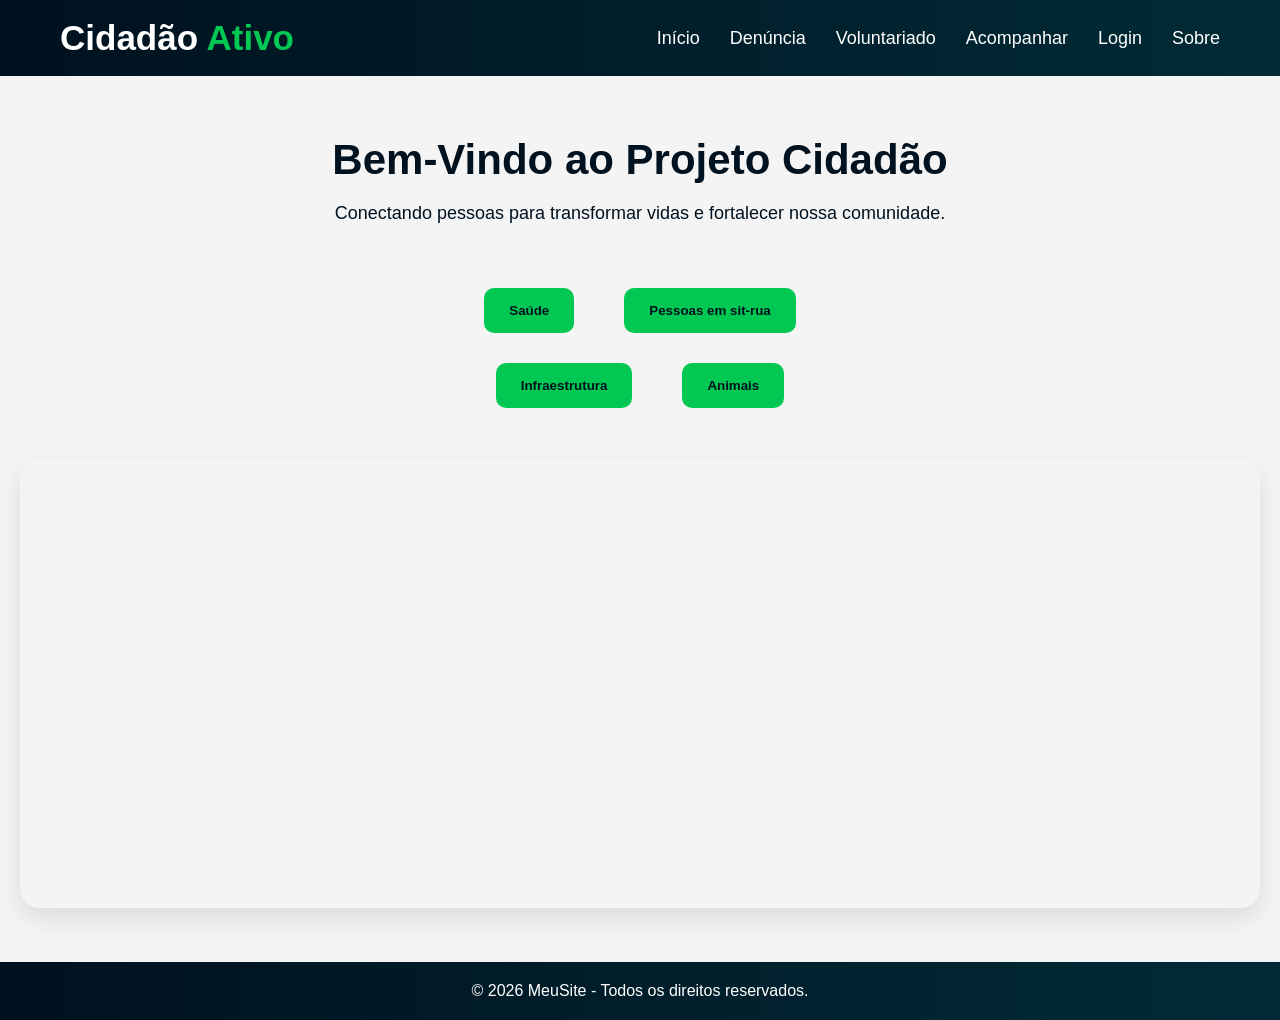
<file: index.html>
<!DOCTYPE html>
<html lang="pt-br">
<head>
    <meta charset="UTF-8">
    <meta name="viewport" content="width=device-width, initial-scale=1.0">
    <title>Projeto Cidadão</title>

    <link rel="stylesheet" href="css/global.css">
    <link rel="stylesheet" href="css/home.css">
</head>
<body>

    <header>
        <h1>Cidadão <span>Ativo</span></h1>

        <nav>
            <a href="index.html">Início</a>
            <a href="denuncia-principal.html">Denúncia</a>
            <a href="voluntariado-saude.html">Voluntariado</a>
            <a href="cadastro.html">Acompanhar</a>
            <a href="login.html">Login</a>
            <a href="sobre.html">Sobre</a>
        </nav>
    </header>

     <div class="bem-vindo">
              <h2>Bem-Vindo ao Projeto Cidadão</h2>
              <p>Conectando pessoas para transformar vidas e fortalecer nossa comunidade.</p>
            </div>

    <div class="btn-cima">
        <a href="saude.html">
            <button class="btn">Saúde</button>
        </a>

        <a href="urbano.html">
            <button class="btn">Pessoas em sit-rua</button>
        </a>
    </div>

    <div class="btn-baixo">
        <a href="Infraestrutura.html">
            <button class="btn">Infraestrutura</button>
        </a>

        <a href="Voluntariado-Animais.html">
            <button class="btn">Animais</button>
        </a>
    </div>


    <div class="mapa">
        <iframe
           src="https://maps.google.com/maps?q=Brasilia%20DF&t=&z=12&ie=UTF8&iwloc=&output=embed"
           width="100%"
           height="450"
           style="border:0;"
           allowfullscreen=""
           loading="lazy">
        </iframe>
    </div>

    <footer>
        <p>&copy; 2026 MeuSite - Todos os direitos reservados.</p>
    </footer>

    
</body>
</html>
</file>
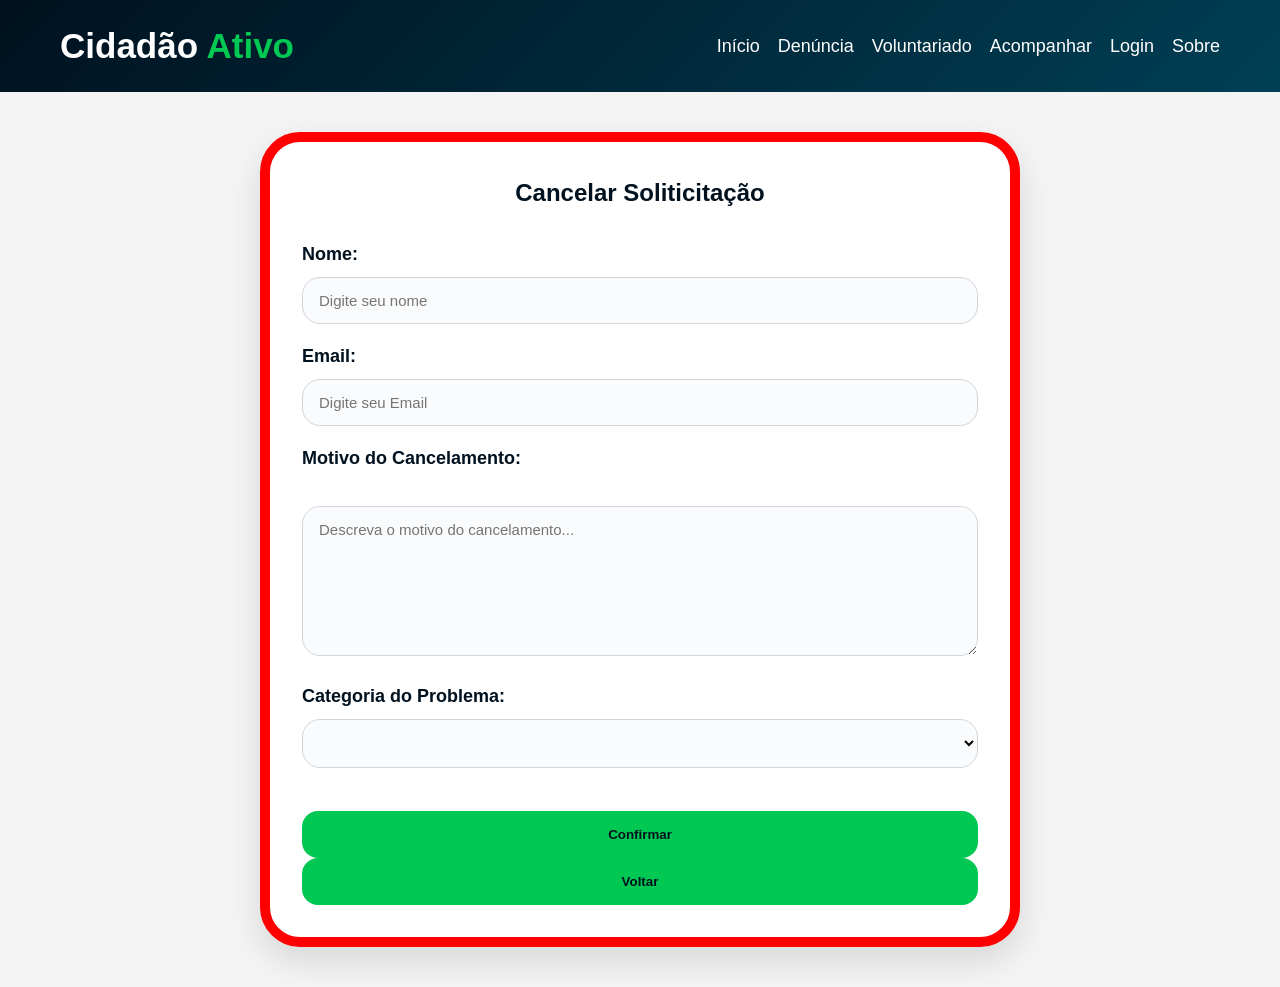
<file: cancelar.html>
<!DOCTYPE html>
<html lang="pt-br">
<head>
    <meta charset="UTF-8">
    <meta name="viewport" content="width=device-width, initial-scale=1.0">
    <title>Denúncia</title>
    <link rel="stylesheet" href="css/cancelar.css">
</head>
<body>
    <header>
        <h1>Cidadão <span>Ativo</span></h1>
 <nav>
            <a href="index.html">Início</a>
            <a href="denuncia-principal.html">Denúncia</a>
            <a href="voluntariado-principal.html">Voluntariado</a>
            <a href="cadastro.html">Acompanhar</a>
            <a href="login.html">Login</a>
            <a href="sobre.html">Sobre</a>
        </nav>
        
    </header>
    <div class="container formulario_border">
    <form class="formulario" action="https://formsubmit.co/lucascordeirosoares972@gmail.com" method="POST">
    <input type="hidden" name="_subject" value="Nova denúncia - Cidadão Ativo">
    <input type="hidden" name="_captcha" value="false">
        <fieldset class="grupo">

    <h2>Cancelar Soliticitação</h2>
    <label for="nome">Nome: </label>
    <input type="text" id="nome" name="nome" placeholder="Digite seu nome" required> <br> 

    <label for="email">Email: </label>
    <input type="email" id="email" name="email" placeholder="Digite seu Email" required> <br> 
    
    <label for="obs">Motivo do Cancelamento:</label>
    <br>
    <textarea id="obs" name="observacoes" rows="5" cols="40" placeholder="Descreva o motivo do cancelamento..."></textarea  >
    <br>


    <label for="categoria">Categoria do Problema: </label> 
    <select name="categoria" id="categoria">
        <option value="" disabled selected></option>
        <option value="Saúde">Saúde</option>
        <option value="Situação de Rua">Situação de Rua</option>
        <option value="Animais">Animais</option>
        <option value="Infraestrutura">Infraestrutura</option>
    </select>  <br>

    <br>

    <button type="submit">Confirmar</button>
    

    <a href="infraestrutura.html">
    <button type="button">Voltar</button> </a>
        </fieldset>
    </form>
</div>




</body>
</html>
</file>
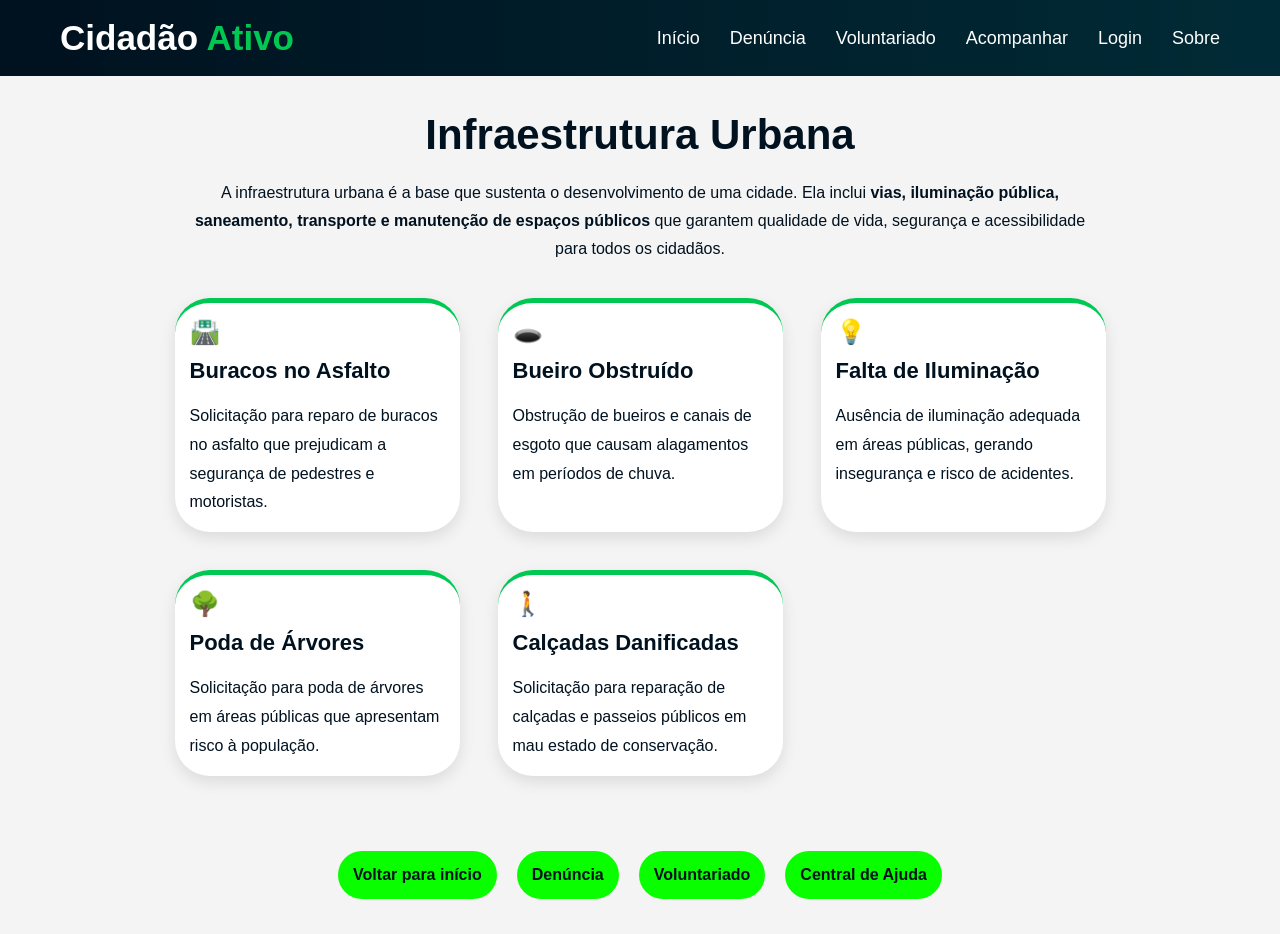
<file: Infraestrutura.html>
<!DOCTYPE html>
<html lang="pt-br">
<head>
    <meta charset="UTF-8">
    <meta name="viewport" content="width=device-width, initial-scale=1.0">
    <title>Cidadão ativo</title>

    <link rel="stylesheet" href="css/global.css">
    <link rel="stylesheet" href="css/infraestrutura.css">
</head>
<body>    

    <header>
        <h1>Cidadão <span>Ativo</span></h1>

        <nav>
            <a href="index.html">Início</a>
            <a href="denuncia-principal.html">Denúncia</a>
            <a href="voluntariado-principal.html">Voluntariado</a>
            <a href="cadastro.html">Acompanhar</a>
            <a href="login.html">Login</a>
            <a href="sobre.html">Sobre</a>
        </nav>
    </header>

    <main>
        <section class="hero-infraestrutura">
            <h2>Infraestrutura Urbana</h2>

            <p>
                A infraestrutura urbana é a base que sustenta o desenvolvimento de uma cidade. Ela inclui <strong>vias, iluminação pública, saneamento, transporte e manutenção de espaços públicos</strong> que garantem qualidade de vida, segurança e acessibilidade para todos os cidadãos.
            </p>
        </section>

        <section class="container-problemas">
            <div class="cards-grid">
            
         <div class="card-problema">
            <div class="card-icone">🛣️</div>
            <h3>Buracos no Asfalto</h3>
            <p>Solicitação para reparo de buracos no asfalto que prejudicam a segurança de pedestres e motoristas.</p>
         </div>

         <div class="card-problema">
            <div class="card-icone">🕳️</div>
            <h3>Bueiro Obstruído</h3>
            <p>Obstrução de bueiros e canais de esgoto que causam alagamentos em períodos de chuva.</p>
         </div>
         <div class="card-problema">
            <div class="card-icone">💡</div>
            <h3>Falta de Iluminação</h3>
            <p>Ausência de iluminação adequada em áreas públicas, gerando insegurança e risco de acidentes.</p>
         </div>
        <div class="card-problema">
            <div class="card-icone">🌳</div>
            <h3>Poda de Árvores</h3>
            <p>Solicitação para poda de árvores em áreas públicas que apresentam risco à população.</p>
         </div>

         <div class="card-problema">
            <div class="card-icone">🚶</div>
            <h3>Calçadas Danificadas</h3>
            <p>Solicitação para reparação de calçadas e passeios públicos em mau estado de conservação.</p>
         </div>
    
    </div>
</section>

     <div class="botoes-acoes">
            <a href="index.html" class="btn">Voltar para início</a>
            <a href="denuncia.infraestrutura.html" class="btn">Denúncia</a>
            <a href="voluntariado.infraestrutura.html" class="btn">Voluntariado</a>
            <a href="centralajuda.html" class="btn">Central de Ajuda</a>
        </div>
    </main>

</body>
</html>
</file>
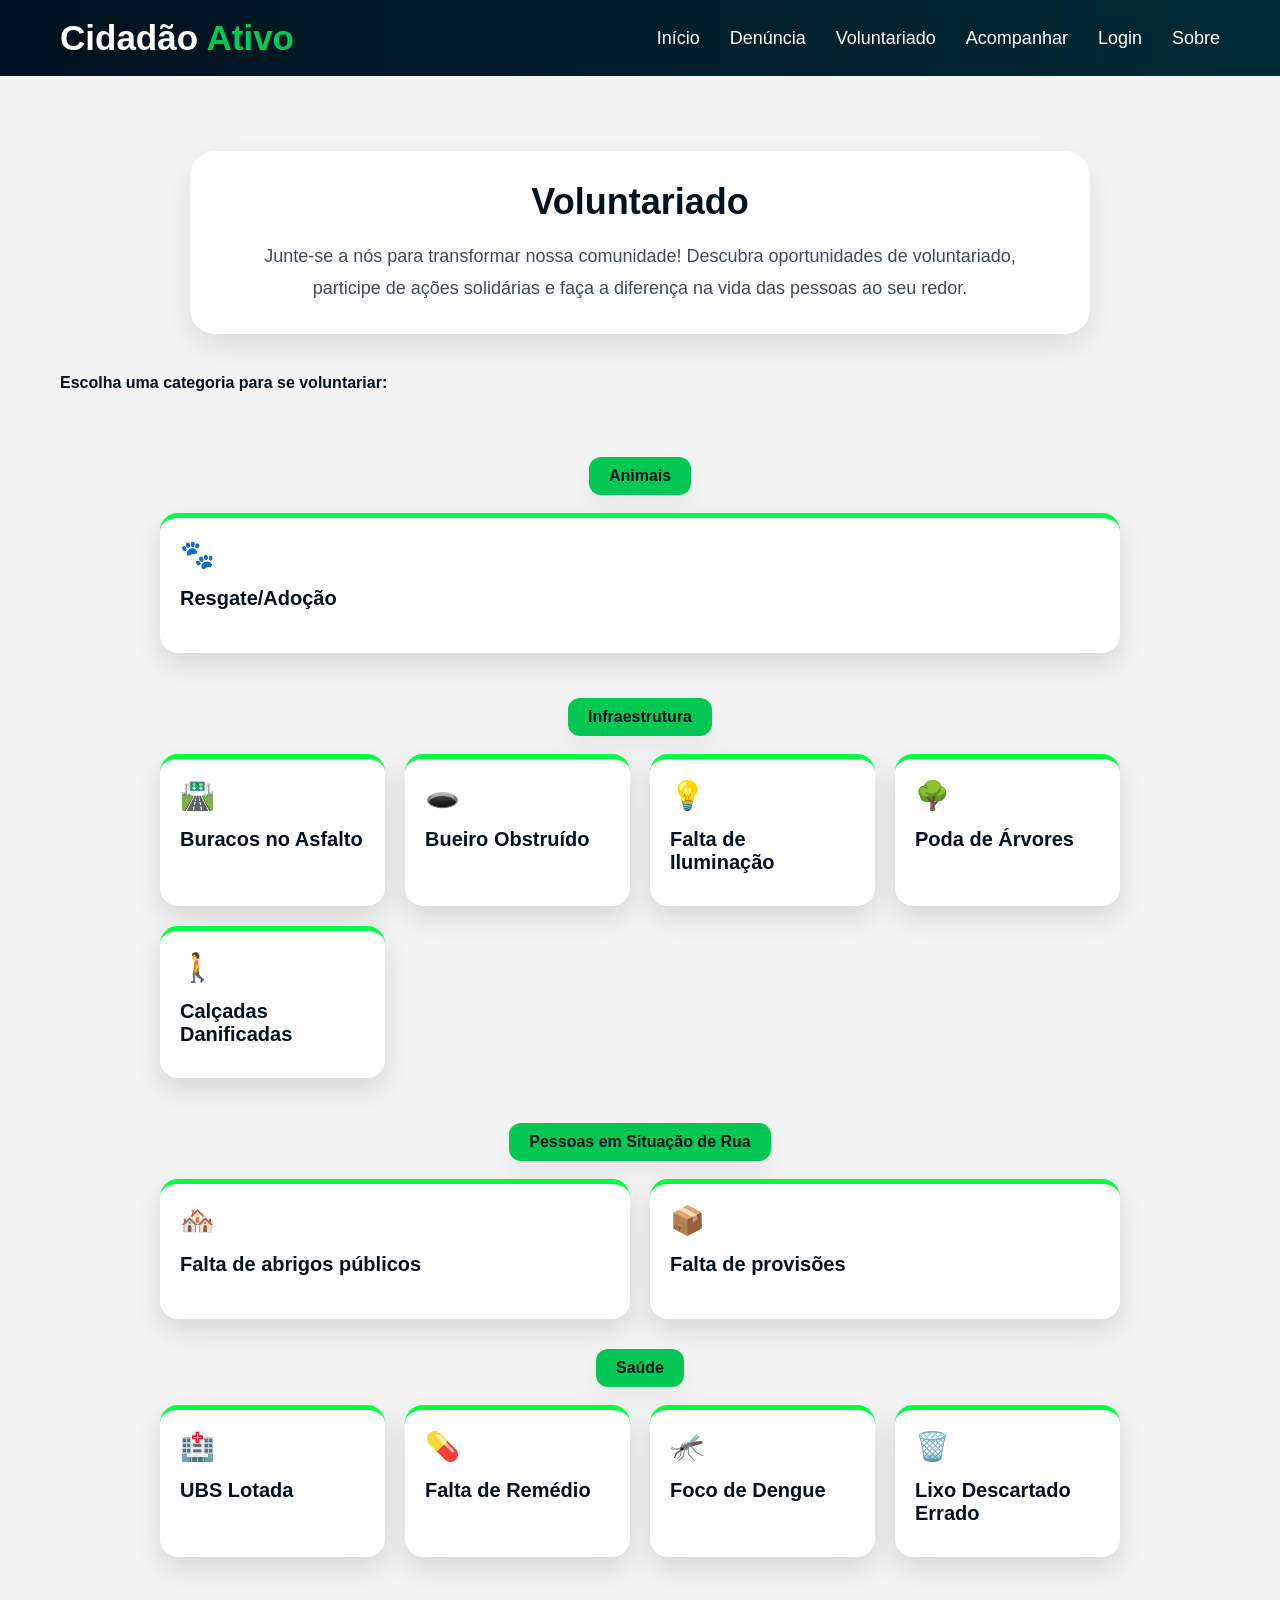
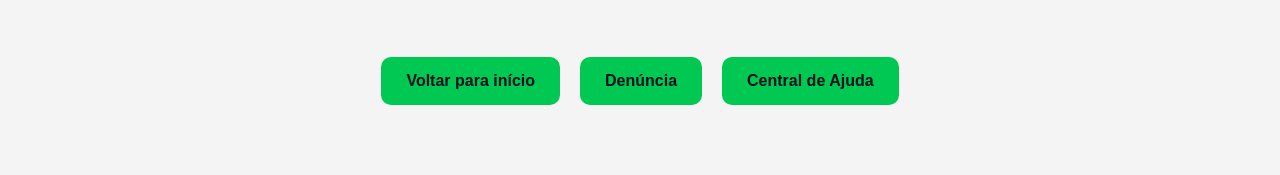
<file: voluntariado-principal.html>
<!--TODO: 1 - LINKAR CSS E IMG
        2 - NAVBAR
        3 - LEMBRAR H1..., P, MAIN, SECTION 
        4 - CARDS DE PROBLEMAS COM DIV (HERO NO CSS)
        5 - BOTÕES DO FINAL
        6 - LINKAR LINKAR -->
<!DOCTYPE html>
<html lang="pt-br">
<head>
    <meta charset="UTF-8">
    <meta name="viewport" content="width=device-width, initial-scale=1.0">
    <title>Voluntariado</title>

    <link rel="stylesheet" href="css/global.css">
    <link rel="stylesheet" href="css/voluntariado.css">
</head>
<body>
    <header>
        <h1>Cidadão <span>Ativo</span></h1>

   <nav>
   <a href="index.html">Início</a>
   <a href="denuncia-saude.html">Denúncia</a>
   <a href="voluntariado-principal.html">Voluntariado</a>
   <a href="cadastro.html">Acompanhar</a>
   <a href="login.html">Login</a>
   <a href="sobre.html">Sobre</a>
   </nav>
    </header>
     <main>
     <div class="hero-voluntariado">

              <h2>Voluntariado</h2>
              <p>Junte-se a nós para transformar nossa comunidade! Descubra oportunidades de voluntariado, participe de ações solidárias e faça a diferença na vida das pessoas ao seu redor.</p>
            </div>
    <h4 class="subtitulo">Escolha uma categoria para se voluntariar:</h4>
    <main>
        <section class="container-problemas">
            <div class="category-header">
                <a href="voluntariado.animais.html" class="category-btn">Animais</a>
            </div>
            <div class="cards-grid">
                <div class="card-problema">
                    <div class="card-icone">🐾</div>
                    <h3>Resgate/Adoção</h3>
                </div>
            </div>
        </section>

        <section class="container-problemas">
            <div class="category-header">
                <a href="voluntariado.infraestrutura.html" class="category-btn">Infraestrutura</a>
            </div>
            <div class="cards-grid">
                <div class="card-problema">
                    <div class="card-icone">🛣️</div>
                    <h3>Buracos no Asfalto</h3>
                </div>
                <div class="card-problema">
                    <div class="card-icone">🕳️</div>
                    <h3>Bueiro Obstruído</h3>
                </div>
                <div class="card-problema">
                    <div class="card-icone">💡</div>
                    <h3>Falta de Iluminação</h3>
                </div>
                <div class="card-problema">
                    <div class="card-icone">🌳</div>
                    <h3>Poda de Árvores</h3>
                </div>
                <div class="card-problema">
                    <div class="card-icone">🚶</div>
                    <h3>Calçadas Danificadas</h3>
                </div>
            </div>
        </section>

        <section class="container-problemas">
            <div class="category-header">
                <a href="voluntariado.pessoassitrua.html" class="category-btn">Pessoas em Situação de Rua</a>
            </div>
            <div class="cards-grid">
                <div class="card-problema">
                    <div class="card-icone">🏘️​</div>
                    <h3>Falta de abrigos públicos</h3>
                </div>
                <div class="card-problema">
                    <div class="card-icone">📦</div>
                    <h3>Falta de provisões</h3>
                </div>
            </div>
             <section class="container-problemas">
         <div class="category-header">
                <a href="voluntariado.saude.html" class="category-btn">Saúde</a>
        </div>
         <div class="cards-grid">
            <div class="card-problema">
                <div class="card-icone">🏥</div>
                    <h3>UBS Lotada</h3>
        </div>
         <div class="card-problema">
            <div class="card-icone">💊</div>
            <h3>Falta de Remédio</h3>
        </div>
         <div class="card-problema">
             <div class="card-icone">🦟</div>
                <h3>Foco de Dengue</h3>
        </div>
            <div class="card-problema">
                 <div class="card-icone">🗑️</div>
                 <h3>Lixo Descartado Errado</h3>

        </section>
        </section>
         <div class="botoes-acoes">
            <a href="index.html" class="btn">Voltar para início</a>
            <a href="denuncia.infraestrutura.html" class="btn">Denúncia</a>
            <a href="centralajuda.html" class="btn">Central de Ajuda</a>
        </div>
    </main>

</body>
</html>
</file>
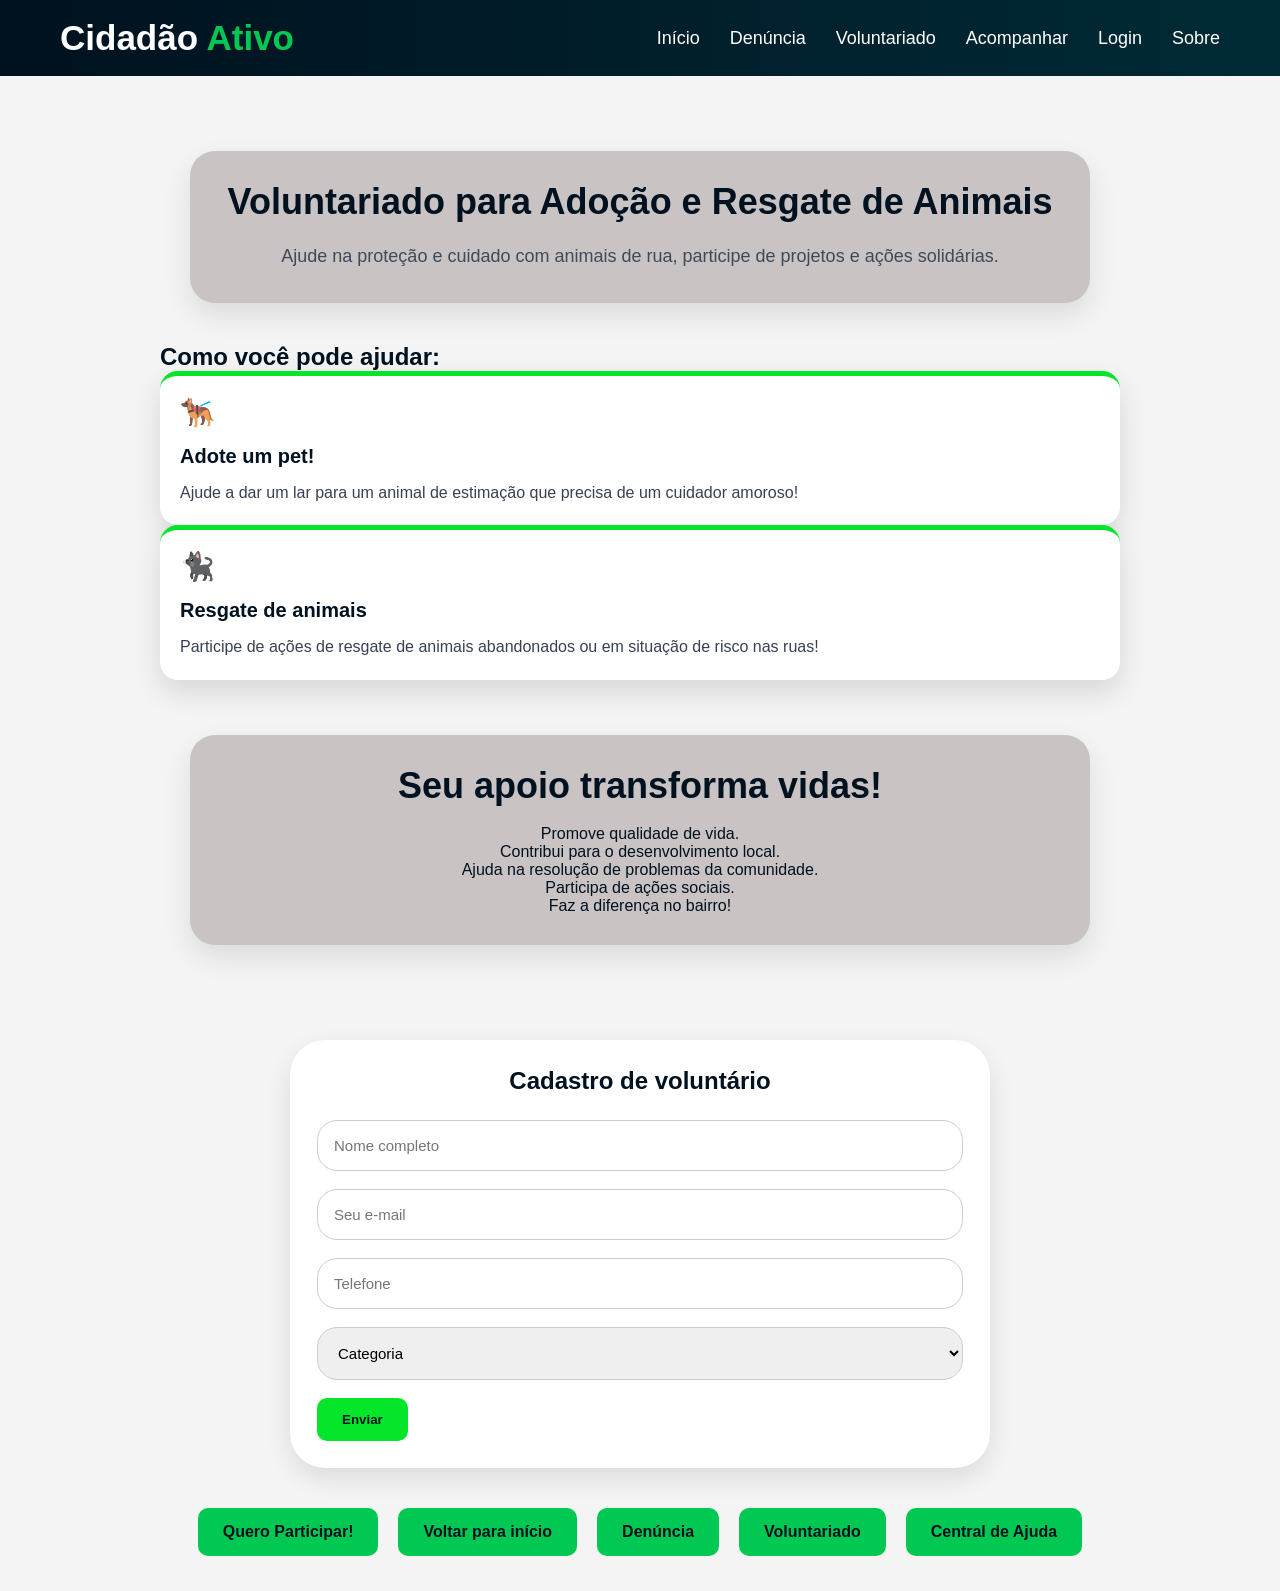
<file: voluntariado.animais.html>
<!--TODO: 1 - LINKAR CSS E IMG
        2 - NAVBAR
        3 - LEMBRAR H1..., P, MAIN, SECTION 
        4 - CARDS DE PROBLEMAS COM DIV (HERO NO CSS)
        5 - BOTÕES DO FINAL
        6 - LINKAR LINKAR -->
<!DOCTYPE html>
<html lang="pt-BR">
<head>
<meta charset="UTF-8">
<meta name="viewport" content="width=device-width, initial-scale=1.0">
<title>Voluntariado para adoção e resgate de animais</title>
<link rel="stylesheet" href="css/global.css">
<link rel="stylesheet" href="css/voluntariadoanimais.css">
</head>
<body>
<header>
        <h1>Cidadão <span>Ativo</span></h1>

        <nav>


            <a href="index.html">Início</a>
            <a href="denuncia-saude.html">Denúncia</a>
            <a href="voluntariado-principal.html">Voluntariado</a>
            <a href="cadastro.html">Acompanhar</a>
            <a href="login.html">Login</a>
            <a href="sobre.html">Sobre</a>
        </nav>
    </header>

<main>
    <div class="hero-animais">
 <h2>Voluntariado para <span>Adoção e Resgate de Animais</span></h2>
    <p>Ajude na proteção e cuidado com animais de rua, participe de projetos e ações solidárias.</p>
    </div>

    <section class="container-problemas">

        <h2>Como você pode ajudar:</h2>
        <div>
            <div class="card-problema">
            <div class="card-icone">🐕‍🦺</div>
            <h3>Adote um pet!</h3>
            <p>Ajude a dar um lar para um animal de estimação que precisa de um cuidador amoroso!</p>
            </div>
            <div class="card-problema">
            <div class="card-icone">🐈‍⬛</div>
             <h3>Resgate de animais</h3>
             <p>Participe de ações de resgate de animais abandonados ou em situação de risco nas ruas!</p>
        </div>
    </section>

    <section class="container-problemas">
    <div class="hero-animais">
    <h2>Seu apoio transforma vidas!</h2>
    <ul>
    <li> Promove qualidade de vida.</li>
    <li> Contribui para o desenvolvimento local.</li>
    <li> Ajuda na resolução de problemas da comunidade.</li>
    <li> Participa de ações sociais.</li>
    <li> Faz a diferença no bairro!</li></ul>
        </div>
    </section>

    <section class="container">
        <div class="formulario">
            <h2>Cadastro de voluntário</h2>
            <form>
                <input type="text" placeholder="Nome completo">
                <input type="email" placeholder="Seu e-mail">
                <input type="tel" placeholder="Telefone">
                <select name="categoria" id="categoria" required>
                    <option value="" disabled selected hidden>Categoria</option>
                    <option value="Adoção de animais">Adoção de animais</option>
                    <option value="Resgate de animais">Resgate de animais</option>
                </select>
                <button type="submit">Enviar</button>
            </form>
        </div>
    </section>

    <div class="botoes-acoes">
        <a href="login.html" class="btn">Quero Participar!</a>
        <a href="index.html" class="btn">Voltar para início</a>
        <a href="denuncia.animais.html" class="btn">Denúncia</a>
        <a href="voluntariado.animais.html" class="btn">Voluntariado</a>
        <a href="centralajuda.html" class="btn">Central de Ajuda</a>
    </div>
</main>

</body>
</html>
</file>
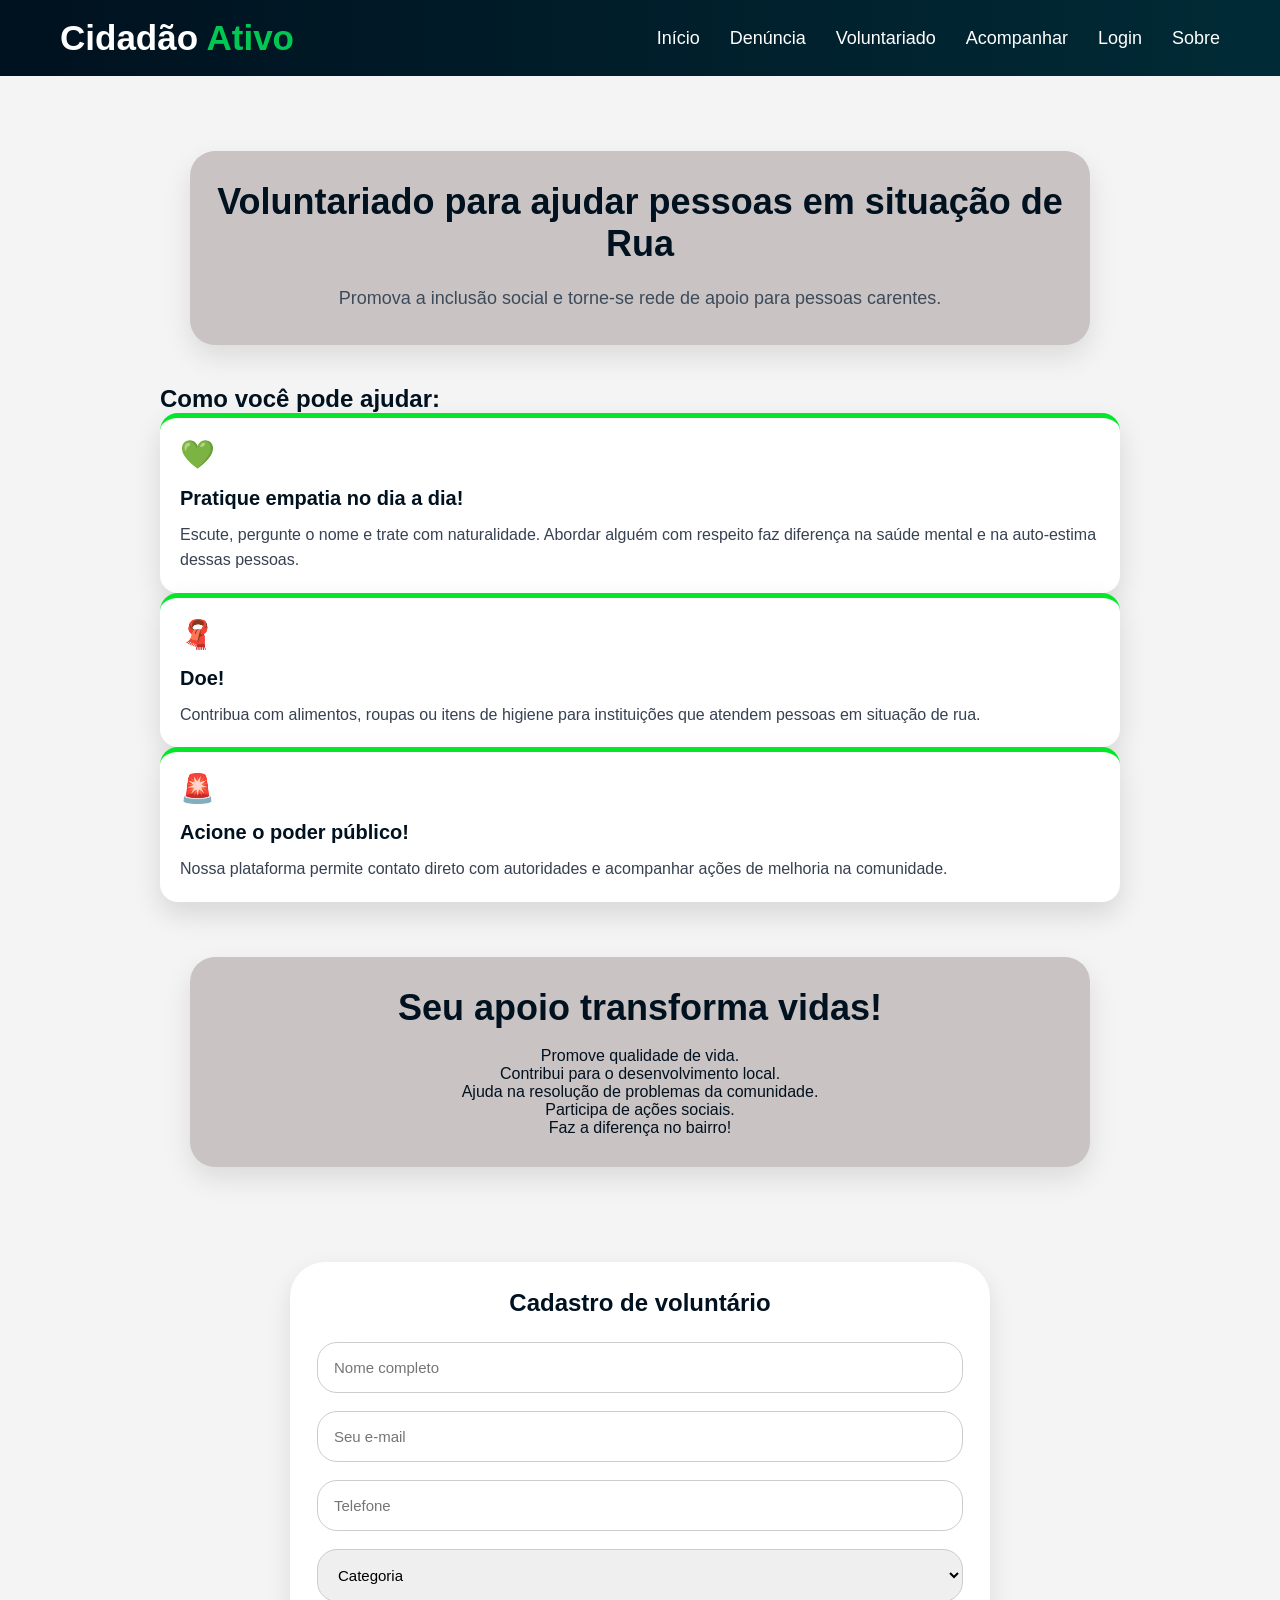
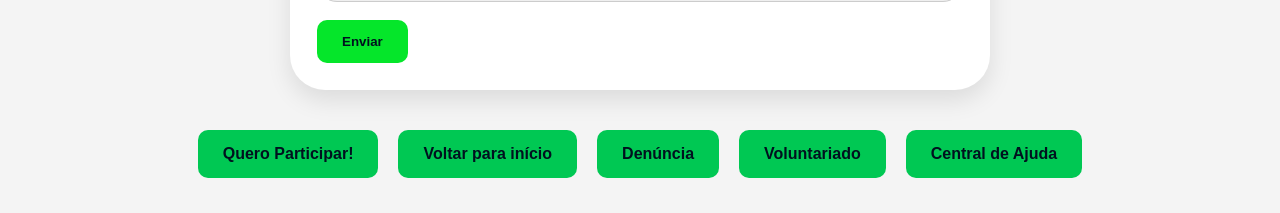
<file: voluntariado.pessoassitrua.html>
<!--TODO: 1 - LINKAR CSS E IMG
        2 - NAVBAR
        3 - LEMBRAR H1..., P, MAIN, SECTION 
        4 - CARDS DE PROBLEMAS COM DIV (HERO NO CSS)
        5 - BOTÕES DO FINAL
        6 - LINKAR LINKAR -->
<!DOCTYPE html>
<html lang="pt-BR">
<head>
<meta charset="UTF-8">
<meta name="viewport" content="width=device-width, initial-scale=1.0">
<title>Voluntariado Pessoas em Situação de Rua</title>
<link rel="stylesheet" href="css/global.css">
<link rel="stylesheet" href="css/voluntariadopessoassitrua.css">
</head>
<body>
<header>
        <h1>Cidadão <span>Ativo</span></h1>

        <nav>


            <a href="index.html">Início</a>
            <a href="denuncia-saude.html">Denúncia</a>
            <a href="voluntariado-principal.html">Voluntariado</a>
            <a href="cadastro.html">Acompanhar</a>
            <a href="login.html">Login</a>
            <a href="sobre.html">Sobre</a>
        </nav>
    </header>

<main>
    <div class="hero-pessoas">
 <h2>Voluntariado para <span> ajudar pessoas em situação de Rua</span></h2>
    <p>Promova a inclusão social e torne-se rede de apoio para pessoas carentes.</p>
    </div>

    <section class="container-problemas">

        <h2>Como você pode ajudar:</h2>
        <div>
            <div class="card-problema">
            <div class="card-icone">💚</div>
            <h3>Pratique empatia no dia a dia!</h3>
            <p>Escute, pergunte o nome e trate com naturalidade. Abordar alguém com respeito faz diferença na saúde mental e na auto-estima dessas pessoas.</p>
            </div>
            <div class="card-problema">
            <div class="card-icone">🧣</div>
             <h3>Doe!</h3>
             <p>Contribua com alimentos, roupas ou itens de higiene para instituições que atendem pessoas em situação de rua.</p>
            </div>
            <div class="card-problema">
            <div class="card-icone">🚨</div>
             <h3>Acione o poder público!</h3>
            <p>Nossa plataforma permite contato direto com autoridades e acompanhar ações de melhoria na comunidade.</p>
            </div>
        </div>
    </section>

    <section class="container-problemas">
    <div class="hero-pessoas">
    <h2>Seu apoio transforma vidas!</h2>
    <ul>
    <li> Promove qualidade de vida.</li>
    <li> Contribui para o desenvolvimento local.</li>
    <li> Ajuda na resolução de problemas da comunidade.</li>
    <li> Participa de ações sociais.</li>
    <li> Faz a diferença no bairro!</li></ul>
        </div>
    </section>

    <section class="container">
        <div class="formulario">
            <h2>Cadastro de voluntário</h2>
            <form>
                <input type="text" placeholder="Nome completo">
                <input type="email" placeholder="Seu e-mail">
                <input type="tel" placeholder="Telefone">
                <select name="categoria" id="categoria" required>
                    <option value="" disabled selected hidden>Categoria</option>
                    <option value="Doação">Doação</option>
                    <option value="Apoio social">Apoio social</option>
                    <option value="Acompanhamento">Acompanhamento</option>
                </select>
                <button type="submit">Enviar</button>
            </form>
        </div>
    </section>

    <div class="botoes-acoes">
        <a href="login.html" class="btn">Quero Participar!</a>
        <a href="index.html" class="btn">Voltar para início</a>
        <a href="denuncia.situacaoderua.html" class="btn">Denúncia</a>
        <a href="voluntariado.pessoassitrua.html" class="btn">Voluntariado</a>
        <a href="centralajuda.html" class="btn">Central de Ajuda</a>
    </div>
</main>

</body>
</html>
</file>
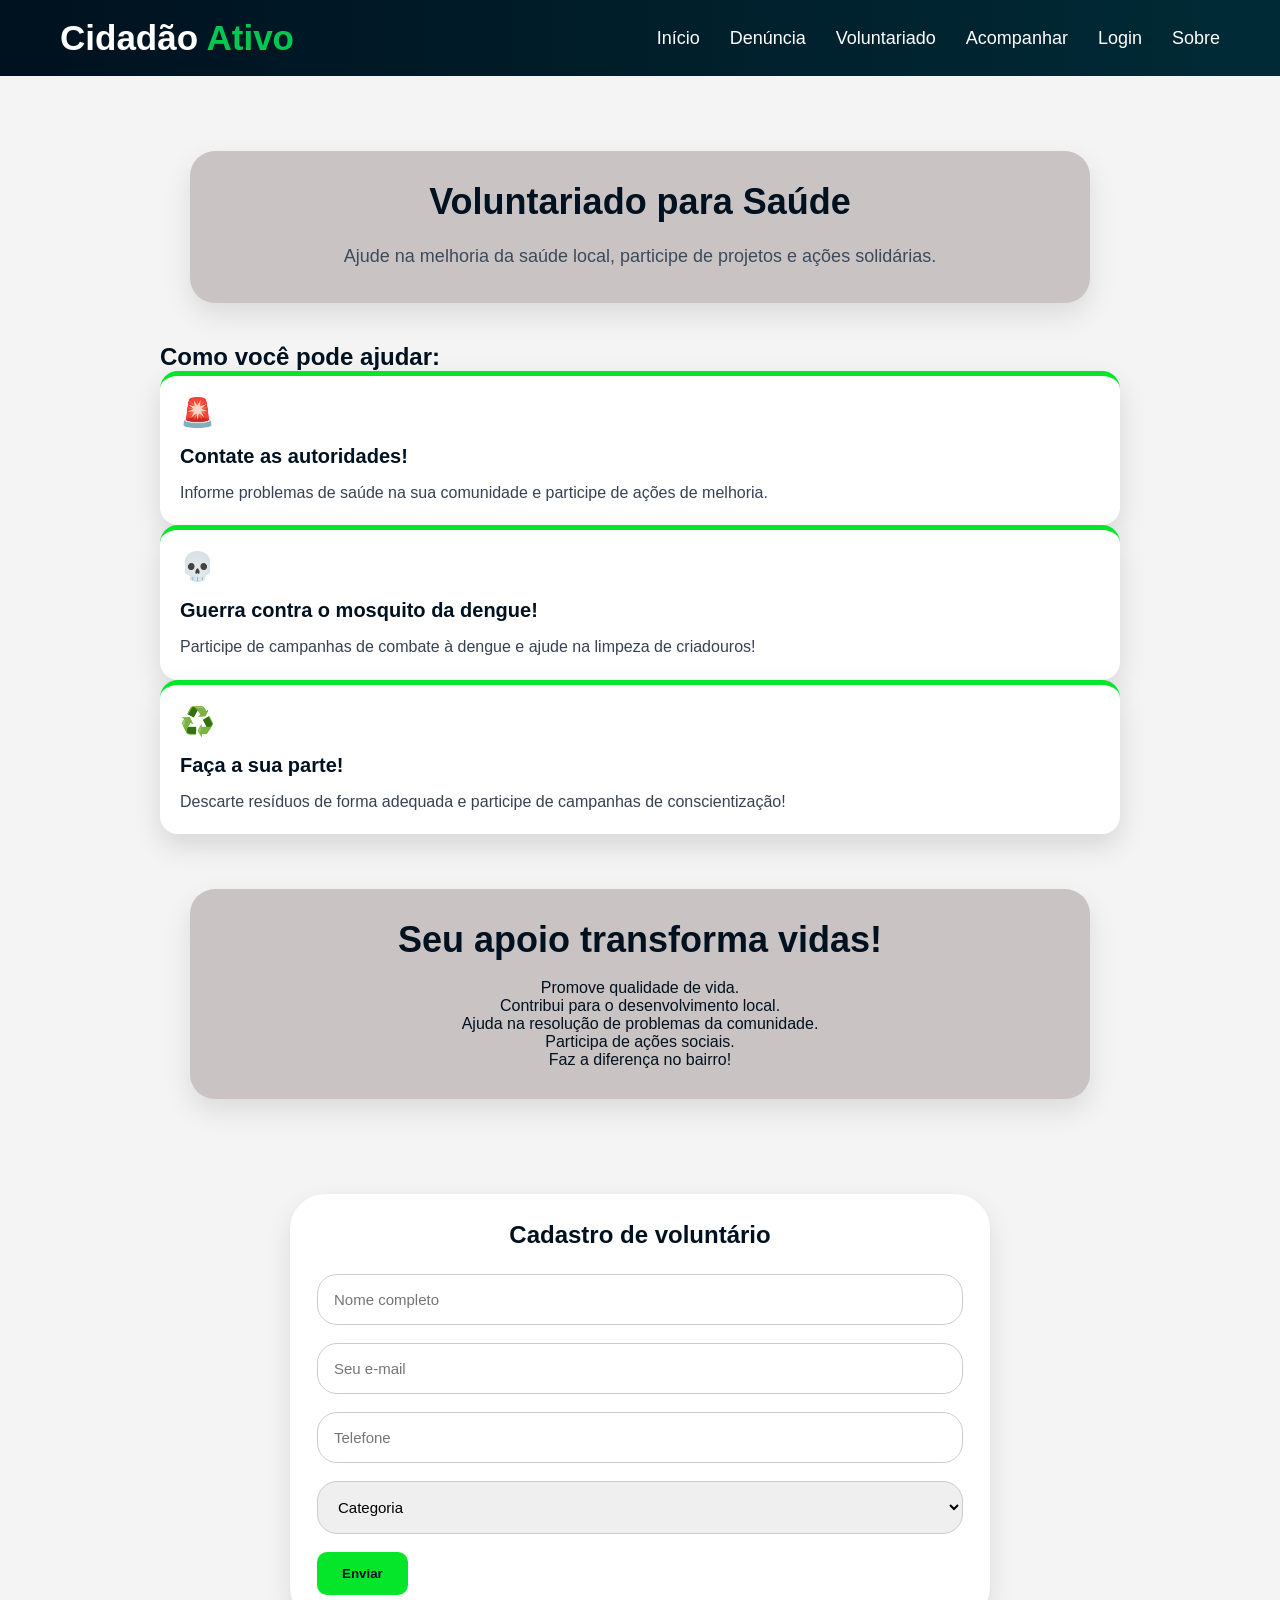
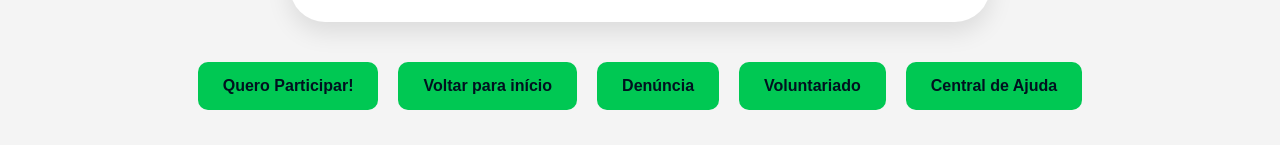
<file: voluntariado.saude.html>
<!--TODO: 1 - LINKAR CSS E IMG
        2 - NAVBAR
        3 - LEMBRAR H1..., P, MAIN, SECTION 
        4 - CARDS DE PROBLEMAS COM DIV (HERO NO CSS)
        5 - BOTÕES DO FINAL
        6 - LINKAR LINKAR -->
<!DOCTYPE html>
<html lang="pt-BR">
<head>
<meta charset="UTF-8">
<meta name="viewport" content="width=device-width, initial-scale=1.0">
<title>Voluntariado Saúde</title>
<link rel="stylesheet" href="css/global.css">
<link rel="stylesheet" href="css/voluntariadosaude.css">
</head>
<body>
<header>
        <h1>Cidadão <span>Ativo</span></h1>

        <nav>


            <a href="index.html">Início</a>
            <a href="denuncia-saude.html">Denúncia</a>
            <a href="voluntariado-principal.html">Voluntariado</a>
            <a href="cadastro.html">Acompanhar</a>
            <a href="login.html">Login</a>
            <a href="sobre.html">Sobre</a>
        </nav>
    </header>

<main>
    <div class="hero-saude">
 <h2>Voluntariado para <span>Saúde</span></h2>
    <p>Ajude na melhoria da saúde local, participe de projetos e ações solidárias.</p>
    </div>

    <section class="container-problemas">

        <h2>Como você pode ajudar:</h2>
        <div>
            <div class="card-problema">
            <div class="card-icone">​🚨​</div>
            <h3>Contate as autoridades!</h3>
            <p>Informe problemas de saúde na sua comunidade e participe de ações de melhoria.</p>
            </div>
            <div class="card-problema">
            <div class="card-icone">💀</div>
             <h3>Guerra contra o mosquito da dengue!</h3>
             <p>Participe de campanhas de combate à dengue e ajude na limpeza de criadouros!</p>
            </div>
            <div class="card-problema">
            <div class="card-icone">♻️</div>
             <h3>Faça a sua parte!</h3>
            <p>Descarte resíduos de forma adequada e participe de campanhas de conscientização!</p>
            </div>
        </div>
    </section>

    <section class="container-problemas">
    <div class="hero-saude">
    <h2>Seu apoio transforma vidas!</h2>
    <ul>
    <li> Promove qualidade de vida.</li>
    <li> Contribui para o desenvolvimento local.</li>
    <li> Ajuda na resolução de problemas da comunidade.</li>
    <li> Participa de ações sociais.</li>
    <li> Faz a diferença no bairro!</li></ul>
        </div>
    </section>

    <section class="container">
        <div class="formulario">
            <h2>Cadastro de voluntário</h2>
            <form>
                <input type="text" placeholder="Nome completo">
                <input type="email" placeholder="Seu e-mail">
                <input type="tel" placeholder="Telefone">
                <select name="categoria" id="categoria" required>
                    <option value="" disabled selected hidden>Categoria</option>
                    <option value="Saúde">Saúde</option>
                    <option value="Educação">Educação</option>
                    <option value="Meio Ambiente">Meio Ambiente</option>
                    <option value="Assistência Social">Assistência Social</option>
                </select>
                <button type="submit">Enviar</button>
            </form>
        </div>
    </section>

    <div class="botoes-acoes">
        <a href="login.html" class="btn">Quero Participar!</a>
        <a href="index.html" class="btn">Voltar para início</a>
        <a href="denuncia.saude.html" class="btn">Denúncia</a>
        <a href="voluntariado.saude.html" class="btn">Voluntariado</a>
        <a href="centralajuda.html" class="btn">Central de Ajuda</a>
    </div>
</main>

</body>
</html>
</file>
<file: css/global.css>
*{
    margin: 0;
    padding: 0;
    box-sizing: border-box;
    font-family: 'Trebuchet MS', 'Lucida Sans Unicode', 'Lucida Grande', 'Lucida Sans', Arial, sans-serif;

}

html, body{
    width: 100%;
    min-height: 100%;
}

body{
    background-color: #f4f4f4;
    color: #00111f;
}

header{
    width: 100%;
    background: linear-gradient(to right, #00111f, #002b36);
    display: flex;
    justify-content: space-between;
    align-items: center;
    padding: 18px 60px;
}

header h1{
    color: white;
    font-size: 35px;
    margin: 0;
}

header span{
    color: #00c853;
}

nav{
    display: flex;
    gap: 30px;
    flex-wrap: wrap;
}

nav a{
    color: white;
    text-decoration: none;
    font-size: 18px;
    transition: 0.3s;
}

nav a:hover{
    color: #00c853;
}

main{
    padding: 35px 60px;
}

.btn{
    background-color: #00c853;
    color: #00111f;
    text-decoration: none;
    padding: 15px 25px;
    border-radius: 10px;
    transition: 0.3s;
    font-weight: bold;
    border: none;
    cursor: pointer;
    display: inline-block;
}

.btn:hover{
    background-color: #00a844;
    color: white;
}

.botoes-acoes{
    margin-top: 40px;
    display: flex;
    gap: 20px;
    justify-content: center;
    flex-wrap: wrap;
}

footer{
    margin-top: 50px;
    background: linear-gradient(to right, #00111f, #002b36);
    color: white;
    text-align: center;
    padding: 20px;
}

@media (max-width: 768px){
    header{
        flex-direction: column;
        gap: 15px;
        padding: 20px;
        text-align: center;
    }

    nav{
        justify-content: center;
        gap: 15px;
    }

    main{
        padding: 30px 20px;
    }
}
</file>
<file: css/home.css>
/* HOME */
.bem-vindo{
    text-align: center;
    padding: 60px 20px 30px;
}

.bem-vindo h2{
    font-size: 42px;
    margin-bottom: 15px;
    color: #00111f;
}

.bem-vindo p{
    font-size: 18px;
    line-height: 1.6;
}

.btn-cima,
.btn-baixo{
    display: flex;
    justify-content: center;
    gap: 50px;
    margin: 30px 0;
    flex-wrap: wrap;
}

.mapa{
    max-width: 1300px;
    margin: 50px auto;
    padding: 0 20px;
}

.mapa iframe{
    border-radius: 20px;
    box-shadow: 0 10px 25px rgba(0,0,0,0.1);
}
</file>
<file: css/cancelar.css>
*{
    margin: 0;
    padding: 0;
    box-sizing: border-box;
    font-family: Arial, Helvetica, sans-serif;
}

html{
    scroll-behavior: smooth;
}

body{
    background-color: #f4f4f4;
    color: #00111f;
    line-height: 1.6;
}

html, body{
    width: 100%;
    min-height: 100%;
}

main{
    max-width: 1180px;
    margin: 0 auto;
    padding: 35px 60px;
}

header{
    width: 100%;
    background: linear-gradient(135deg, #00111f, #003f54);
    display: flex;
    justify-content: space-between;
    align-items: center;
    padding: 18px 60px;
    position: sticky;
    top: 0;
    z-index: 10;
}

header h1{
    color: white;
    font-size: 35px;
}

header span{
    color: #00c853;
}

nav{
    display: flex;
    flex-wrap: wrap;
    gap: 18px;
}

nav a{
    color: white;
    text-decoration: none;
    font-size: 18px;
    transition: color 0.3s ease;
}

nav a:hover{
    color: #a3ffbc;
}

section {
  position: relative;
  z-index: 2;
    background: #fffffff2;
  margin: 30px auto;
  padding: 40px;
  border-radius: 15px;
  max-width: 800px;
  width: 90%;

}
.hero-saude,
.hero-infraestrutura{
    text-align: center;
    margin-bottom: 35px;
}

.hero-saude h2,
.hero-infraestrutura h2{
    font-size: 42px;
    margin-bottom: 20px;
    color: #00111f;
}

.hero-saude p,
.hero-infraestrutura p{
    max-width: 900px;
    margin: 0 auto;
    line-height: 1.75;
}

.container-problemas{
    padding-bottom: 15px;
    max-width: 960px;
    margin: 0 auto;
    display: grid;
    grid-template-columns: repeat(auto-fit, minmax(220px, 1fr));
    gap: 20px;
}

.card-problema{
    background-color: #ffffff;
    padding: 20px;
    border-radius: 18px;
    border-top: 5px solid #00ff44;
    box-shadow: 0 12px 28px rgba(0,0,0,0.12);
    transition: transform 0.3s ease, box-shadow 0.3s ease;
    min-height: 180px;
}

/* Infraestrutura page: keep the hero intro box, but let the cards sit over the slideshow */
.hero-infraestrutura {
    background: rgba(255, 255, 255, 0.95);
    box-shadow: 0 14px 34px rgba(0,0,0,0.12);
    padding: 40px;
    border-radius: 15px;
    max-width: 800px;
    margin: 30px auto 35px;
}

.container-problemas {
    /* cards container should be transparent so slideshow shows behind */
    background: transparent;
    box-shadow: none;
    padding: 0;
    max-width: 960px;
    margin: 0 auto;
    display: grid;
    grid-template-columns: repeat(auto-fit, minmax(220px, 1fr));
    gap: 20px;
}

.card-problema:hover{
    transform: translateY(-6px);
    box-shadow: 0 18px 34px rgba(0,0,0,0.16);
}

.card-icone{
    font-size: 28px;
    margin-bottom: 16px;
}

.card-problema h3{
    margin-bottom: 12px;
    font-size: 22px;
}

.card-problema p{
    line-height: 1.7;
    color: #374151;
}

.botoes-acoes{
    position: relative;
    z-index: 3;
    margin: 40px auto 0;
    max-width: 720px;
    display: flex;
    flex-wrap: wrap;
    gap: 12px;
    justify-content: center;
}

.btn{
    display: inline-flex;
    align-items: center;
    justify-content: center;
    background-color: #38f3ab;
    color: #00111f;
    text-decoration: none;
    padding: 12px 18px;
    border-radius: 12px;
    transition: background-color 0.3s ease, color 0.3s ease;
    font-weight: 700;
    min-width: 140px;
    font-size: 15px;
}

.btn:hover{
    background-color: #05e62a;
    color: #38f3ab;
}

.container{
    max-width: 760px;
    margin: 40px auto;
    background-color: #ffffff;
    padding: 32px;
    border-radius: 40px;
    box-shadow: 0 14px 34px rgba(0,0,0,0.12);
}

.formulario h2{
    text-align: center;
    margin-bottom: 28px;
    color: #00111f;
}

.grupo{
    border: none;
}

.formulario label{
    display: block;
    margin-bottom: 8px;
    font-weight: 700;
    font-size: 18px;
}

.formulario input,
.formulario select,
.formulario textarea{
    width: 100%;
    padding: 14px 16px;
    margin-bottom: 18px;
    border: 1px solid #d2d6db;
    border-radius: 18px;
    font-size: 15px;
    background-color: #fafbfc;
}

.formulario textarea{
    min-height: 150px;
    resize: vertical;
}

.formulario button{
    width: 100%;
    background-color: #00c853;
    color: #00111f;
    border: none;
    padding: 16px 20px;
    border-radius: 16px;
    font-weight: 700;
    cursor: pointer;
    transition: background-color 0.3s ease, color 0.3s ease;
}

.formulario button:hover{
    background-color: #00a844;
    color: #ffffff;
}

.formulario_border{
     border: 10px solid #ff0000;
}

@media (max-width: 850px) {
    header{
        flex-direction: column;
        align-items: flex-start;
        gap: 16px;
        padding: 18px 30px;
    }

    main{
        padding: 30px 30px;
    }
}

@media (max-width: 620px) {
    header h1{
        font-size: 28px;
    }

    nav{
        width: 100%;
        justify-content: space-between;
    }

    .botoes-acoes{
        flex-direction: column;
    }

    .btn{
        width: 100%;
    }

    .container{
        padding: 24px;
        margin: 24px 16px;
    }
}
</file>
<file: css/infraestrutura.css>
/* PÁGINA INFRAESTRUTURA */

.hero-infraestrutura{
    text-align: center;
    margin-bottom: 35px;
}

.hero-infraestrutura h2{
    font-size: 42px;
    margin-bottom: 20px;
    color: #00111f;
}

.hero-infraestrutura p{
    max-width: 900px;
    margin: 0 auto;
    line-height: 1.75;
}

.container-problemas h2{
    margin-bottom: 30px;
}

.cards-grid{
    display: grid;
    grid-template-columns: repeat(auto-fit, 285px);
    justify-content: center;
    gap: 38px;
}

.card-problema{
    background-color: white;
    padding: 15px;
    border-radius: 35px;
    border-top: 5px solid #00c853;
    box-shadow: 0 6px 16px rgba(0,0,0,0.1);
    transition: 0.3s;
}

.card-problema:hover{
    transform: translateY(-5px);
}

.card-icone{
    font-size: 24px;
    margin-bottom: 12px;
}

.card-problema h3{
    margin-bottom: 18px;
    font-size: 22px;
}

.card-problema p{
    line-height: 1.8;
}
/* BOTÕES */
.botoes-acoes{
    margin-top: 75px;
    display: flex;
    gap: 20px;
    justify-content: center;
}

.btn{
    background-color: #09ff00;
    color: #00111f;
    text-decoration: none;
    padding: 15px 15px;
    border-radius: 100px;
    transition: 0.3s;
    font-weight: bold;
}

.btn:hover{
    background-color: #00a844;
    color: white;
}
</file>
<file: css/voluntariado.css>
/* FORMULÁRIO DE VOLUNTARIADO */
.container{
    max-width: 700px;
    margin: 40px auto;
    background-color: white;
    padding: 27px;
    border-radius: 35px;
    box-shadow: 0 10px 25px rgba(0,0,0,0.1);
}

.formulario h2{
    text-align: center;
    margin-bottom: 25px;
    color: #00111f;
}

.grupo{
    border: none;
}

.formulario label{
    display: block;
    margin-bottom: 10px;
    font-weight: bold;
    font-size: 20px;
}

.formulario input,
.formulario select,
.formulario textarea{
    width: 100%;
    padding: 16px;
    margin-bottom: 18px;
    border: 1px solid #ccc;
    border-radius: 20px;
    font-size: 15px;
}

.formulario textarea{
    resize: none;
}

.formulario button{
    background-color: #00c853;
    color: #00111f;
    border: none;
    padding: 14px 25px;
    border-radius: 10px;
    font-weight: bold;
    cursor: pointer;
    transition: 0.3s;
}

.formulario button:hover{
    background-color: #09ff00;
    color: white;
}

.formulario_border{
     border: 10px solid #028835;
}

.container-problemas{
    padding-bottom: 15px;
    max-width: 960px;
    margin: 30px auto;
}

.cards-grid{
    display: grid;
    grid-template-columns: repeat(auto-fit, minmax(220px, 1fr));
    gap: 20px;
}

.card-problema{
    background-color: #ffffff;
    padding: 20px;
    border-radius: 18px;
    border-top: 5px solid #00ff44;
    box-shadow: 0 12px 28px rgba(0,0,0,0.12);
    transition: transform 0.3s ease, box-shadow 0.3s ease;
    min-height: 140px;
}

.card-problema:hover{
    transform: translateY(-6px);
    box-shadow: 0 18px 34px rgba(0,0,0,0.16);
}

.card-icone{
    font-size: 28px;
    margin-bottom: 16px;
}

.card-problema h3{
    margin-bottom: 12px;
    font-size: 20px;
}

.card-problema p{
    line-height: 1.6;
    color: #374151;
}

.hero-voluntariado{
    max-width: 900px;
    margin: 40px auto;
    padding: 30px 25px;
    background-color: #ffffff;
    border-radius: 25px;
    box-shadow: 0 12px 28px rgba(0,0,0,0.10);
    text-align: center;
}

.hero-voluntariado h2{
    font-size: 36px;
    margin-bottom: 18px;
    color: #00111f;
}

.hero-voluntariado p{
    max-width: 760px;
    margin: 0 auto;color: #3c4a5a;
     line-height: 1.75;
    font-size: 18px;
}

/* Botões cards */
.category-header{
    text-align: center;
    margin: 18px 0;
}
.category-btn{
    background-color: #00c853;
    color: #00111f;
     text-decoration: none;
      padding: 10px 20px;
    border-radius: 12px;
    font-weight: 700;
    display: inline-flex;
    align-items: center;
    justify-content: center;
     box-shadow: 0 10px 24px rgba(0,0,0,0.06);
    transition: background-color 0.18s ease, transform 0.12s ease;
}
.category-btn:hover{
     background-color: #05e62a;
     color: #fff;
    transform: translateY(-2px);
}
.category-btn a{
     color: inherit;
      text-decoration: none;
}
</file>
<file: css/voluntariadoanimais.css>
/* FORMULÁRIO DE VOLUNTARIADO */
.container{
    max-width: 700px;
    margin: 40px auto;
    background-color: rgb(255, 255, 255);
    padding: 27px;
    border-radius: 35px;
    box-shadow: 0 10px 25px rgba(0,0,0,0.1);
}

.formulario h2{
    text-align: center;
    margin-bottom: 25px;
    color: #00111f;
}

.grupo{
    border: none;
}

.formulario label{
    display: block;
    margin-bottom: 10px;
    font-weight: bold;
    font-size: 20px;
}

.formulario input,
.formulario select,
.formulario textarea{
    width: 100%;
    padding: 16px;
    margin-bottom: 18px;
    border: 1px solid #ccc;
    border-radius: 20px;
    font-size: 15px;
}

.formulario textarea{
    resize: none;
}

.formulario button{
    background-color: #05e62a;
    color: #00111f;
    border: none;
    padding: 14px 25px;
    border-radius: 10px;
    font-weight: bold;
    cursor: pointer;
    transition: 0.3s;
}

.formulario button:hover{
    background-color: #05e62a;
    color: white;
}

.formulario_border{
     border: 10px solid #05e62a;
}

.container-problemas{
    padding-bottom: 15px;
    max-width: 960px;
    margin: 30px auto;
}

.cards-grid{
    display: grid;
    grid-template-columns: repeat(auto-fit, minmax(220px, 1fr));
    gap: 20px;
}

.card-problema{
    background-color: #ffffff;
    padding: 20px;
    border-radius: 18px;
    border-top: 5px solid #05e62a;
    box-shadow: 0 12px 28px rgba(0,0,0,0.12);
    transition: transform 0.3s ease, box-shadow 0.3s ease;
    min-height: 140px;
}

.card-problema:hover{
    transform: translateY(-6px);
    box-shadow: 0 18px 34px rgba(0,0,0,0.16);
}

.card-icone{
    font-size: 28px;
    margin-bottom: 16px;
}

.card-problema h3{
    margin-bottom: 12px;
    font-size: 20px;
}

.card-problema p{
    line-height: 1.6;
    color: #374151;
}

.hero-animais{
    max-width: 900px;
    margin: 40px auto;
    padding: 30px 25px;
    background-color: #cac3c3;
    border-radius: 25px;
    box-shadow: 0 12px 28px rgba(0,0,0,0.10);
    text-align: center;
}

.hero-animais h2{
    font-size: 36px;
    margin-bottom: 18px;
    color: #00111f;
}

.hero-animais p{
    max-width: 760px;
    margin: 0 auto;color: #3c4a5a;
     line-height: 1.75;
    font-size: 18px;
}
ul {
  list-style-type: none; 
  padding: 0;             
  margin: 0;              
}
/* Botões cards */
.category-header{
    text-align: center;
    margin: 18px 0;
}
.category-btn{
    background-color: #05e62a;
    color: #00111f;
     text-decoration: none;
      padding: 10px 20px;
    border-radius: 12px;
    font-weight: 700;
    display: inline-flex;
    align-items: center;
    justify-content: center;
     box-shadow: 0 10px 24px rgba(0,0,0,0.06);
    transition: background-color 0.18s ease, transform 0.12s ease;
}
.category-btn:hover{
     background-color: #05e62a;
     color: #fff;
    transform: translateY(-2px);
}
.category-btn a{
     color: inherit;
      text-decoration: none;
}
</file>
<file: css/voluntariadopessoassitrua.css>
/* FORMULÁRIO DE VOLUNTARIADO */
.container{
    max-width: 700px;
    margin: 40px auto;
    background-color: white;
    padding: 27px;
    border-radius: 35px;
    box-shadow: 0 10px 25px rgba(0,0,0,0.1);
}

.formulario h2{
    text-align: center;
    margin-bottom: 25px;
    color: #00111f;
}

.grupo{
    border: none;
}

.formulario label{
    display: block;
    margin-bottom: 10px;
    font-weight: bold;
    font-size: 20px;
}

.formulario input,
.formulario select,
.formulario textarea{
    width: 100%;
    padding: 16px;
    margin-bottom: 18px;
    border: 1px solid #ccc;
    border-radius: 20px;
    font-size: 15px;
}

.formulario textarea{
    resize: none;
}

.formulario button{
    background-color: #05e62a;
    color: #00111f;
    border: none;
    padding: 14px 25px;
    border-radius: 10px;
    font-weight: bold;
    cursor: pointer;
    transition: 0.3s;
}

.formulario button:hover{
    background-color: #05e62a;
    color: white;
}

.formulario_border{
     border: 10px solid #05e62a;
}

.container-problemas{
    padding-bottom: 15px;
    max-width: 960px;
    margin: 30px auto;
}

.cards-grid{
    display: grid;
    grid-template-columns: repeat(auto-fit, minmax(220px, 1fr));
    gap: 20px;
}

.card-problema{
    background-color: #ffffff;
    padding: 20px;
    border-radius: 18px;
    border-top: 5px solid #05e62a;
    box-shadow: 0 12px 28px rgba(0,0,0,0.12);
    transition: transform 0.3s ease, box-shadow 0.3s ease;
    min-height: 140px;
}

.card-problema:hover{
    transform: translateY(-6px);
    box-shadow: 0 18px 34px rgba(0,0,0,0.16);
}

.card-icone{
    font-size: 28px;
    margin-bottom: 16px;
}

.card-problema h3{
    margin-bottom: 12px;
    font-size: 20px;
}

.card-problema p{
    line-height: 1.6;
    color: #374151;
}

.hero-pessoas{
    max-width: 900px;
    margin: 40px auto;
    padding: 30px 25px;
    background-color: #cac3c3;
    border-radius: 25px;
    box-shadow: 0 12px 28px rgba(0,0,0,0.10);
    text-align: center;
}

.hero-pessoas h2{
    font-size: 36px;
    margin-bottom: 18px;
    color: #00111f;
}

.hero-pessoas p{
    max-width: 760px;
    margin: 0 auto;color: #3c4a5a;
     line-height: 1.75;
    font-size: 18px;
}
ul {
  list-style-type: none; 
  padding: 0;             
  margin: 0;              
}

/* Botões cards */
.category-header{
    text-align: center;
    margin: 18px 0;
}
.category-btn{
    background-color: #05e62a;
    color: #00111f;
     text-decoration: none;
      padding: 10px 20px;
    border-radius: 12px;
    font-weight: 700;
    display: inline-flex;
    align-items: center;
    justify-content: center;
     box-shadow: 0 10px 24px rgba(0,0,0,0.06);
    transition: background-color 0.18s ease, transform 0.12s ease;
}
.category-btn:hover{
     background-color: #05e62a;
     color: #fff;
    transform: translateY(-2px);
}
.category-btn a{
     color: inherit;
      text-decoration: none;
}
</file>
<file: css/voluntariadosaude.css>
/* FORMULÁRIO DE VOLUNTARIADO */
.container{
    max-width: 700px;
    margin: 40px auto;
    background-color: white;
    padding: 27px;
    border-radius: 35px;
    box-shadow: 0 10px 25px rgba(0,0,0,0.1);
}

.formulario h2{
    text-align: center;
    margin-bottom: 25px;
    color: #00111f;
}

.grupo{
    border: none;
}

.formulario label{
    display: block;
    margin-bottom: 10px;
    font-weight: bold;
    font-size: 20px;
}

.formulario input,
.formulario select,
.formulario textarea{
    width: 100%;
    padding: 16px;
    margin-bottom: 18px;
    border: 1px solid #ccc;
    border-radius: 20px;
    font-size: 15px;
}

.formulario textarea{
    resize: none;
}

.formulario button{
    background-color: #05e62a;
    color: #00111f;
    border: none;
    padding: 14px 25px;
    border-radius: 10px;
    font-weight: bold;
    cursor: pointer;
    transition: 0.3s;
}

.formulario button:hover{
    background-color: #05e62a;
    color: white;
}

.formulario_border{
     border: 10px solid #05e62a;
}

.container-problemas{
    padding-bottom: 15px;
    max-width: 960px;
    margin: 30px auto;
}

.cards-grid{
    display: grid;
    grid-template-columns: repeat(auto-fit, minmax(220px, 1fr));
    gap: 20px;
}

.card-problema{
    background-color: #ffffff;
    padding: 20px;
    border-radius: 18px;
    border-top: 5px solid #05e62a;
    box-shadow: 0 12px 28px rgba(0,0,0,0.12);
    transition: transform 0.3s ease, box-shadow 0.3s ease;
    min-height: 140px;
}

.card-problema:hover{
    transform: translateY(-6px);
    box-shadow: 0 18px 34px rgba(0,0,0,0.16);
}

.card-icone{
    font-size: 28px;
    margin-bottom: 16px;
}

.card-problema h3{
    margin-bottom: 12px;
    font-size: 20px;
}

.card-problema p{
    line-height: 1.6;
    color: #374151;
}

.hero-saude{
    max-width: 900px;
    margin: 40px auto;
    padding: 30px 25px;
    background-color: #cac3c3;
    border-radius: 25px;
    box-shadow: 0 12px 28px rgba(0,0,0,0.10);
    text-align: center;
}

.hero-saude h2{
    font-size: 36px;
    margin-bottom: 18px;
    color: #00111f;
}

.hero-saude p{
    max-width: 760px;
    margin: 0 auto;color: #3c4a5a;
     line-height: 1.75;
    font-size: 18px;
} 
ul {
  list-style-type: none; 
  padding: 0;             
  margin: 0;              
}

/* Botões cards */
.category-header{
    text-align: center;
    margin: 18px 0;
}
.category-btn{
    background-color: #05e62a;
    color: #00111f;
     text-decoration: none;
      padding: 10px 20px;
    border-radius: 12px;
    font-weight: 700;
    display: inline-flex;
    align-items: center;
    justify-content: center;
     box-shadow: 0 10px 24px rgba(0,0,0,0.06);
    transition: background-color 0.18s ease, transform 0.12s ease;
}
.category-btn:hover{
     background-color: #05e62a;
     color: #fff;
    transform: translateY(-2px);
}
.category-btn a{
     color: inherit;
      text-decoration: none;
}
</file>
